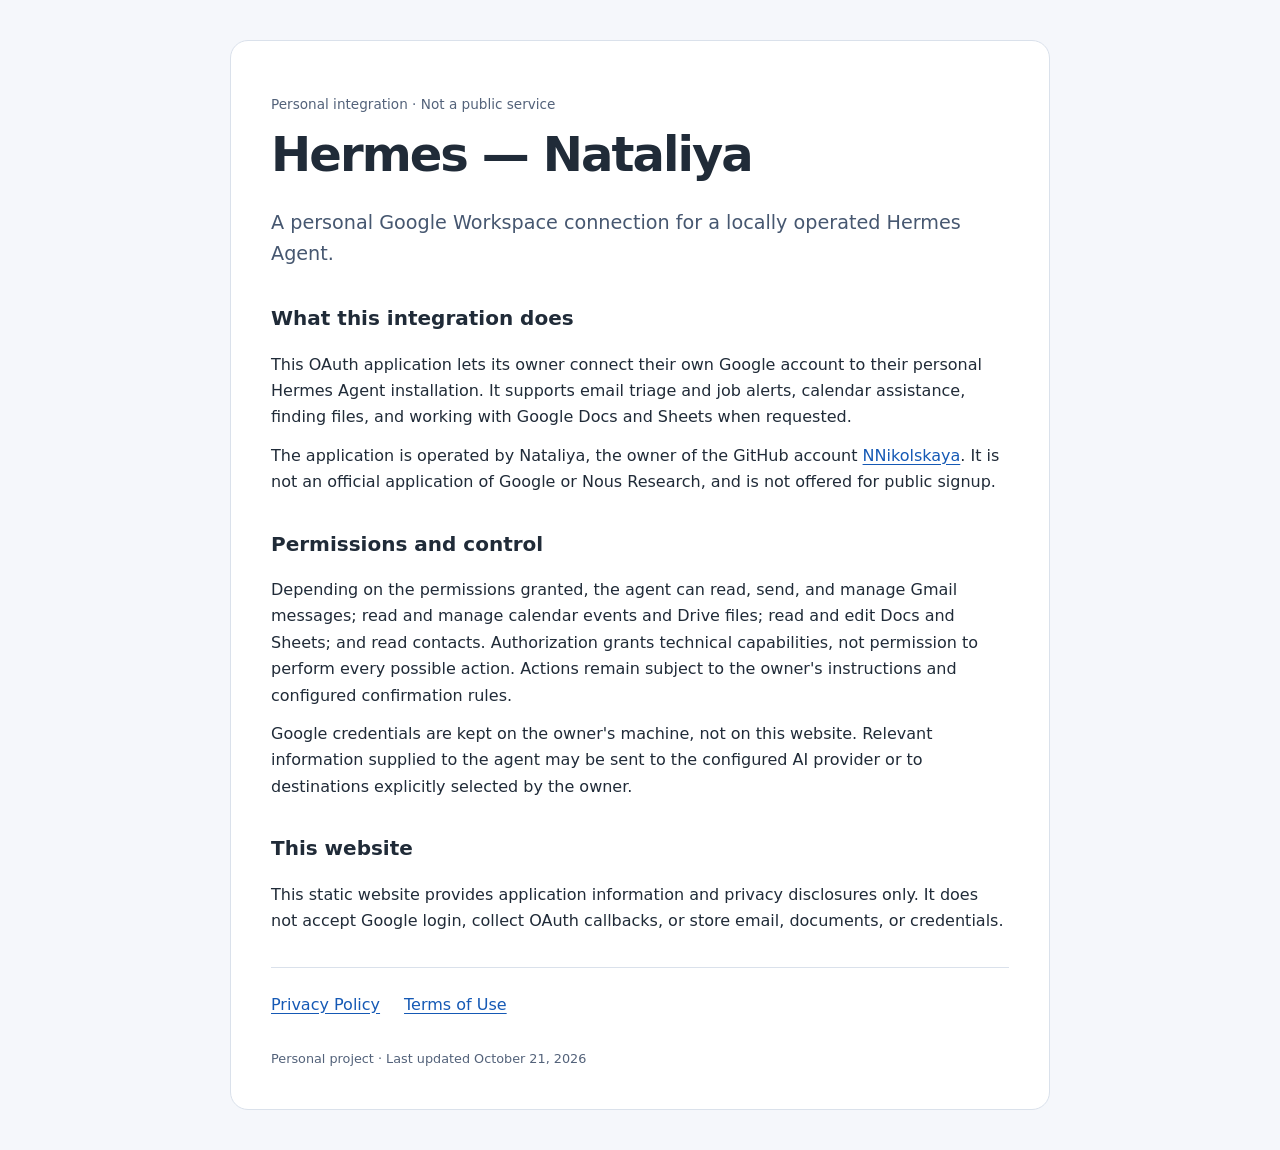
<file: index.html>
<!doctype html>
<html lang="en"><head><meta charset="utf-8"><meta name="viewport" content="width=device-width,initial-scale=1"><meta name="description" content="Personal Google Workspace integration for a locally operated Hermes Agent."><title>Hermes — Nataliya</title><link rel="stylesheet" href="style.css"></head><body><main><p class="eyebrow">Personal integration · Not a public service</p><h1>Hermes — Nataliya</h1><p class="lead">A personal Google Workspace connection for a locally operated Hermes Agent.</p><section><h2>What this integration does</h2><p>This OAuth application lets its owner connect their own Google account to their personal Hermes Agent installation. It supports email triage and job alerts, calendar assistance, finding files, and working with Google Docs and Sheets when requested.</p><p>The application is operated by Nataliya, the owner of the GitHub account <a href="https://github.com/NNikolskaya">NNikolskaya</a>. It is not an official application of Google or Nous Research, and is not offered for public signup.</p></section><section><h2>Permissions and control</h2><p>Depending on the permissions granted, the agent can read, send, and manage Gmail messages; read and manage calendar events and Drive files; read and edit Docs and Sheets; and read contacts. Authorization grants technical capabilities, not permission to perform every possible action. Actions remain subject to the owner's instructions and configured confirmation rules.</p><p>Google credentials are kept on the owner's machine, not on this website. Relevant information supplied to the agent may be sent to the configured AI provider or to destinations explicitly selected by the owner.</p></section><section><h2>This website</h2><p>This static website provides application information and privacy disclosures only. It does not accept Google login, collect OAuth callbacks, or store email, documents, or credentials.</p></section><nav aria-label="Policies"><a href="privacy.html">Privacy Policy</a><a href="terms.html">Terms of Use</a></nav><footer>Personal project · Last updated October 21, 2026</footer></main></body></html>
</file>
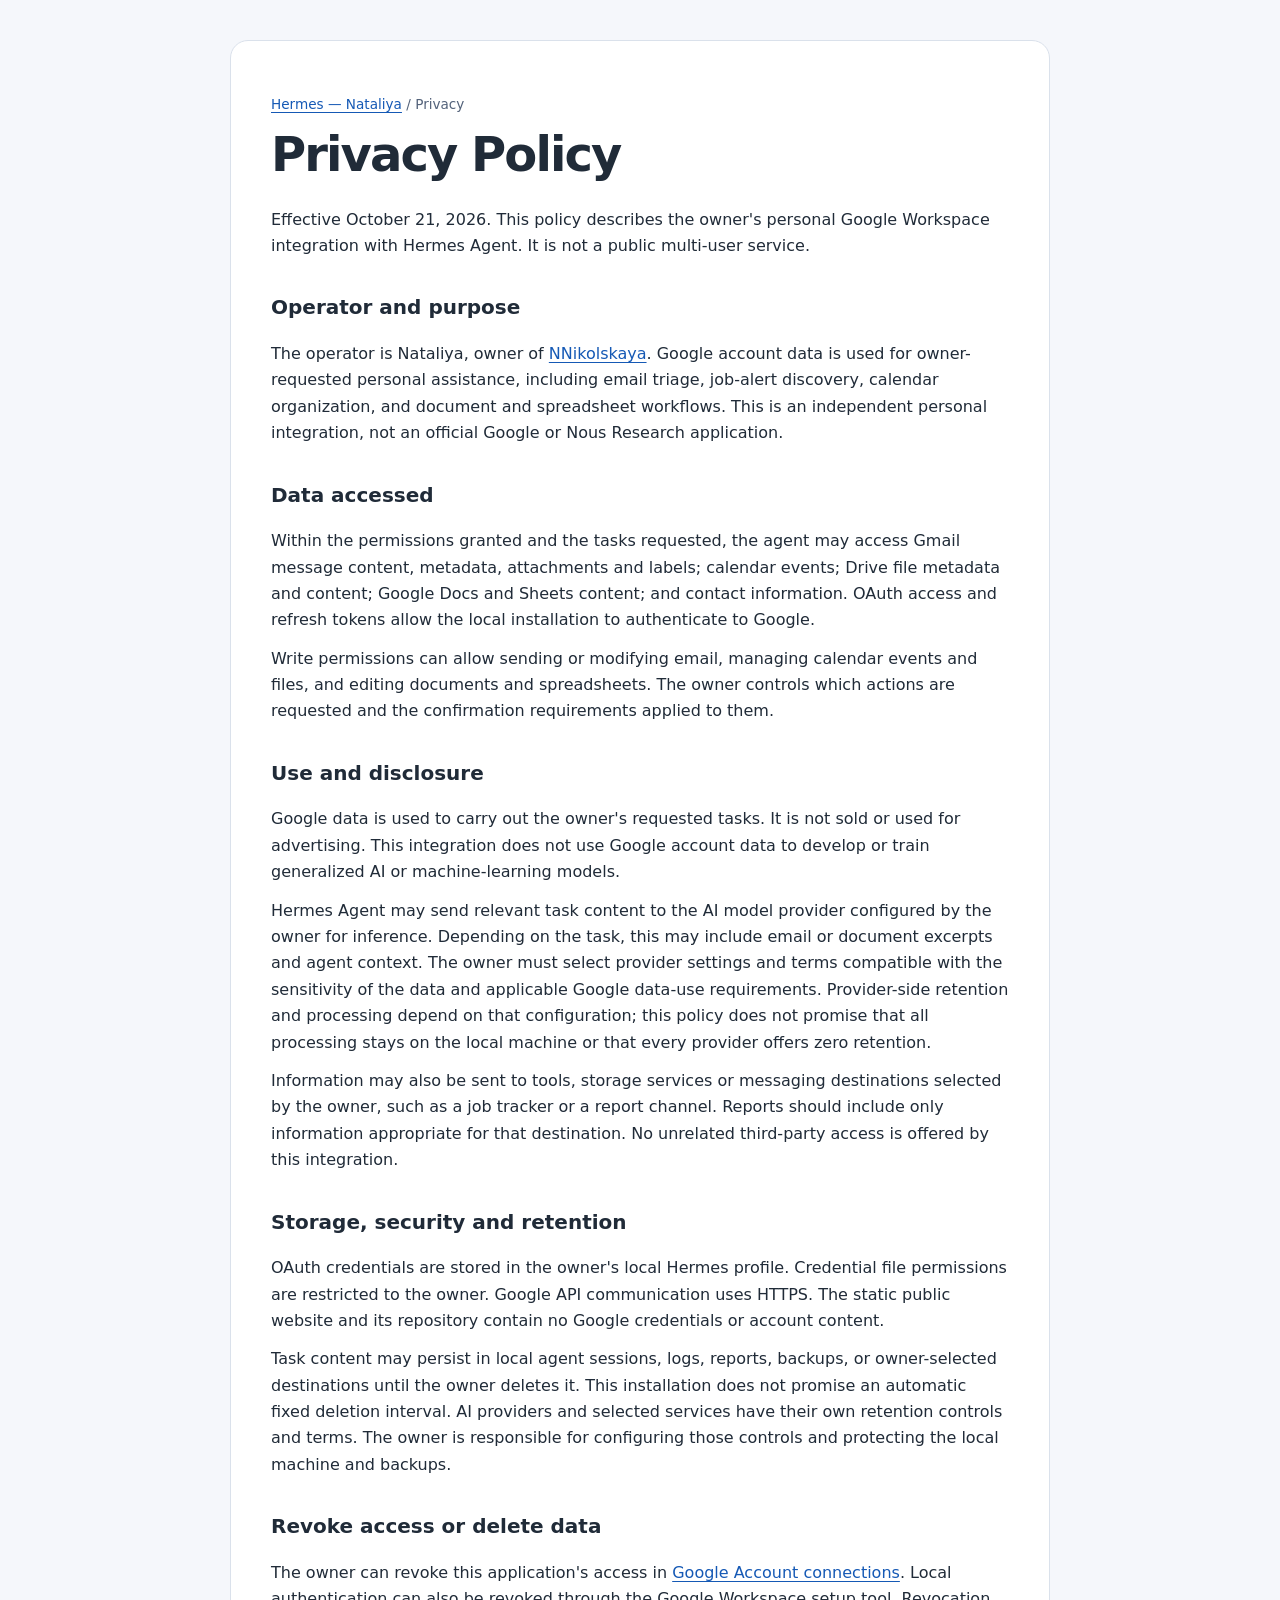
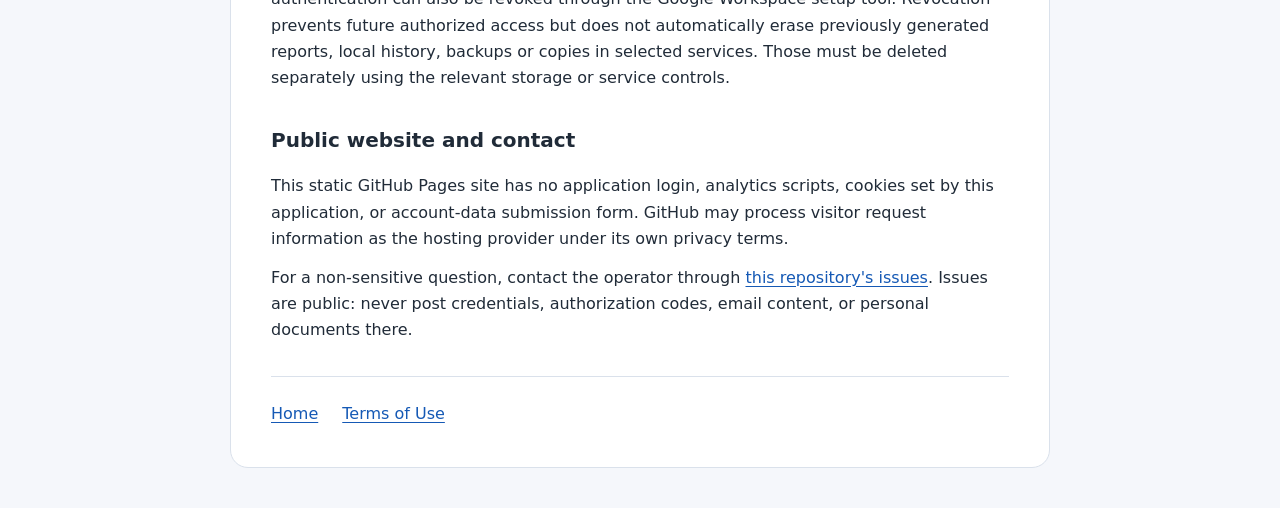
<file: privacy.html>
<!doctype html>
<html lang="en"><head><meta charset="utf-8"><meta name="viewport" content="width=device-width,initial-scale=1"><title>Privacy Policy · Hermes — Nataliya</title><link rel="stylesheet" href="style.css"></head><body><main><p class="eyebrow"><a href="index.html">Hermes — Nataliya</a> / Privacy</p><h1>Privacy Policy</h1><p>Effective October 21, 2026. This policy describes the owner's personal Google Workspace integration with Hermes Agent. It is not a public multi-user service.</p><section><h2>Operator and purpose</h2><p>The operator is Nataliya, owner of <a href="https://github.com/NNikolskaya">NNikolskaya</a>. Google account data is used for owner-requested personal assistance, including email triage, job-alert discovery, calendar organization, and document and spreadsheet workflows. This is an independent personal integration, not an official Google or Nous Research application.</p></section><section><h2>Data accessed</h2><p>Within the permissions granted and the tasks requested, the agent may access Gmail message content, metadata, attachments and labels; calendar events; Drive file metadata and content; Google Docs and Sheets content; and contact information. OAuth access and refresh tokens allow the local installation to authenticate to Google.</p><p>Write permissions can allow sending or modifying email, managing calendar events and files, and editing documents and spreadsheets. The owner controls which actions are requested and the confirmation requirements applied to them.</p></section><section><h2>Use and disclosure</h2><p>Google data is used to carry out the owner's requested tasks. It is not sold or used for advertising. This integration does not use Google account data to develop or train generalized AI or machine-learning models.</p><p>Hermes Agent may send relevant task content to the AI model provider configured by the owner for inference. Depending on the task, this may include email or document excerpts and agent context. The owner must select provider settings and terms compatible with the sensitivity of the data and applicable Google data-use requirements. Provider-side retention and processing depend on that configuration; this policy does not promise that all processing stays on the local machine or that every provider offers zero retention.</p><p>Information may also be sent to tools, storage services or messaging destinations selected by the owner, such as a job tracker or a report channel. Reports should include only information appropriate for that destination. No unrelated third-party access is offered by this integration.</p></section><section><h2>Storage, security and retention</h2><p>OAuth credentials are stored in the owner's local Hermes profile. Credential file permissions are restricted to the owner. Google API communication uses HTTPS. The static public website and its repository contain no Google credentials or account content.</p><p>Task content may persist in local agent sessions, logs, reports, backups, or owner-selected destinations until the owner deletes it. This installation does not promise an automatic fixed deletion interval. AI providers and selected services have their own retention controls and terms. The owner is responsible for configuring those controls and protecting the local machine and backups.</p></section><section><h2>Revoke access or delete data</h2><p>The owner can revoke this application's access in <a href="https://myaccount.google.com/connections">Google Account connections</a>. Local authentication can also be revoked through the Google Workspace setup tool. Revocation prevents future authorized access but does not automatically erase previously generated reports, local history, backups or copies in selected services. Those must be deleted separately using the relevant storage or service controls.</p></section><section><h2>Public website and contact</h2><p>This static GitHub Pages site has no application login, analytics scripts, cookies set by this application, or account-data submission form. GitHub may process visitor request information as the hosting provider under its own privacy terms.</p><p>For a non-sensitive question, contact the operator through <a href="https://github.com/NNikolskaya/hermes-personal-access/issues">this repository's issues</a>. Issues are public: never post credentials, authorization codes, email content, or personal documents there.</p></section><nav aria-label="Policies"><a href="index.html">Home</a><a href="terms.html">Terms of Use</a></nav></main></body></html>
</file>
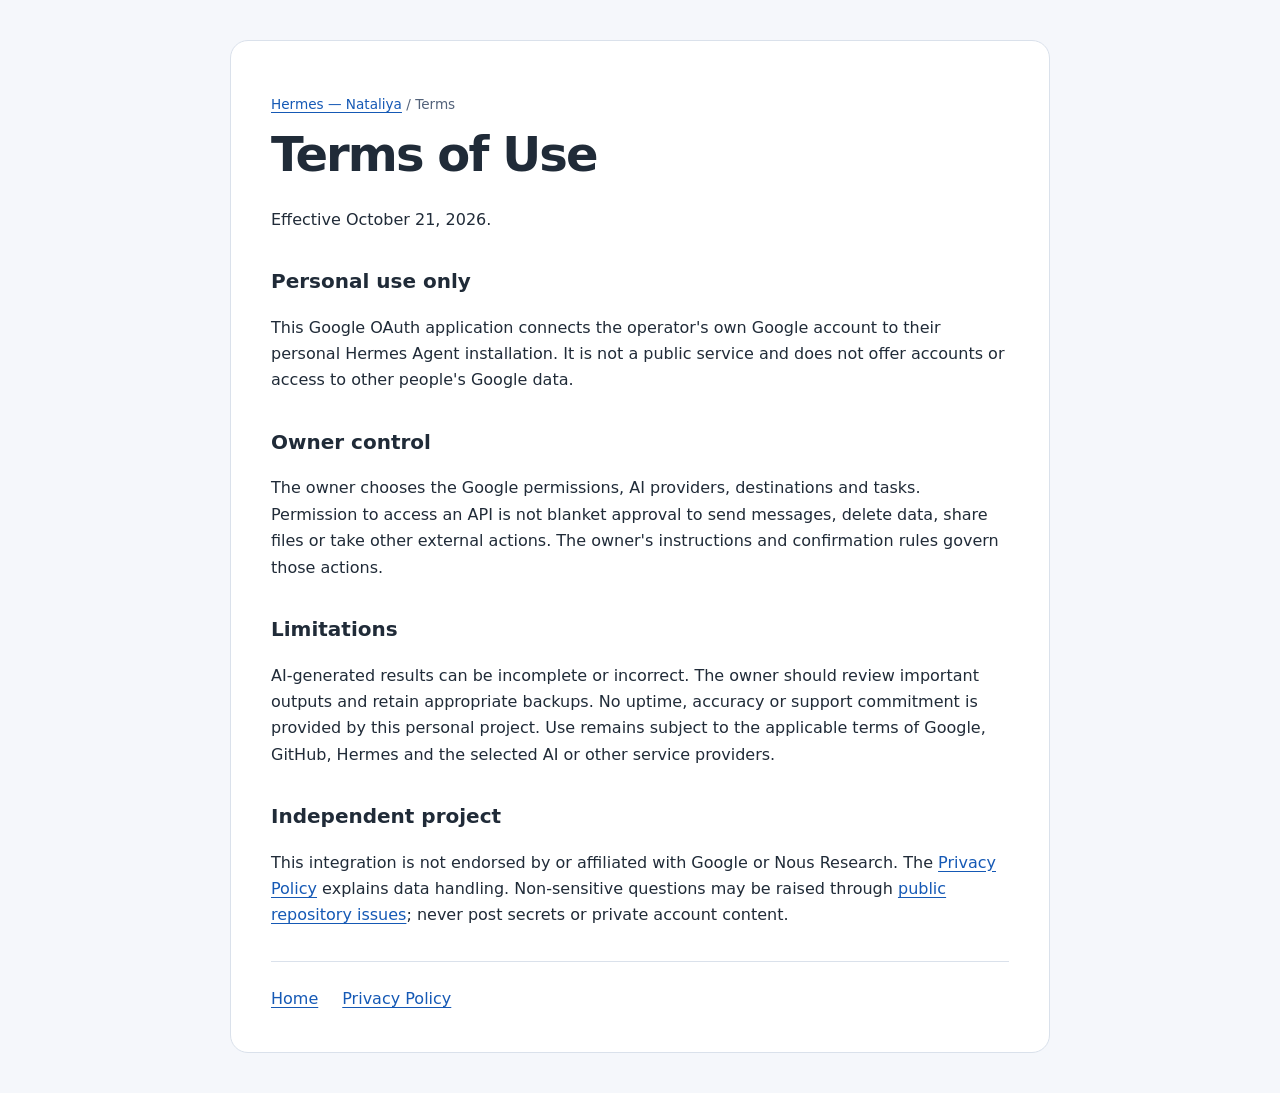
<file: terms.html>
<!doctype html>
<html lang="en"><head><meta charset="utf-8"><meta name="viewport" content="width=device-width,initial-scale=1"><title>Terms of Use · Hermes — Nataliya</title><link rel="stylesheet" href="style.css"></head><body><main><p class="eyebrow"><a href="index.html">Hermes — Nataliya</a> / Terms</p><h1>Terms of Use</h1><p>Effective October 21, 2026.</p><section><h2>Personal use only</h2><p>This Google OAuth application connects the operator's own Google account to their personal Hermes Agent installation. It is not a public service and does not offer accounts or access to other people's Google data.</p></section><section><h2>Owner control</h2><p>The owner chooses the Google permissions, AI providers, destinations and tasks. Permission to access an API is not blanket approval to send messages, delete data, share files or take other external actions. The owner's instructions and confirmation rules govern those actions.</p></section><section><h2>Limitations</h2><p>AI-generated results can be incomplete or incorrect. The owner should review important outputs and retain appropriate backups. No uptime, accuracy or support commitment is provided by this personal project. Use remains subject to the applicable terms of Google, GitHub, Hermes and the selected AI or other service providers.</p></section><section><h2>Independent project</h2><p>This integration is not endorsed by or affiliated with Google or Nous Research. The <a href="privacy.html">Privacy Policy</a> explains data handling. Non-sensitive questions may be raised through <a href="https://github.com/NNikolskaya/hermes-personal-access/issues">public repository issues</a>; never post secrets or private account content.</p></section><nav aria-label="Policies"><a href="index.html">Home</a><a href="privacy.html">Privacy Policy</a></nav></main></body></html>
</file>
<file: style.css>
:root{color-scheme:light dark;font-family:system-ui,-apple-system,BlinkMacSystemFont,"Segoe UI",sans-serif;line-height:1.65;color:#202b38;background:#f5f7fb}*{box-sizing:border-box}body{margin:0;padding:40px 20px}main{max-width:820px;margin:auto;padding:40px;background:#fff;border:1px solid #dae1eb;border-radius:18px}h1{font-size:clamp(2rem,6vw,3rem);line-height:1.15;margin:12px 0 24px;letter-spacing:-.04em}h2{font-size:1.25rem;margin-top:32px}p{margin:12px 0}.eyebrow{font-size:.85rem;color:#53627a}.lead{font-size:1.2rem;color:#465770}a{color:#1559b5;text-underline-offset:.2em}nav{display:flex;flex-wrap:wrap;gap:24px;border-top:1px solid #dae1eb;margin-top:32px;padding-top:24px}footer{margin-top:30px;font-size:.8rem;color:#53627a}@media(max-width:540px){body{padding:16px}main{padding:24px}}@media(prefers-color-scheme:dark){:root{background:#111722;color:#e5eaf3}main{background:#192230;border-color:#33425a}a{color:#9dc6ff}.eyebrow,.lead,footer{color:#b2bfd3}nav{border-color:#33425a}}
</file>
